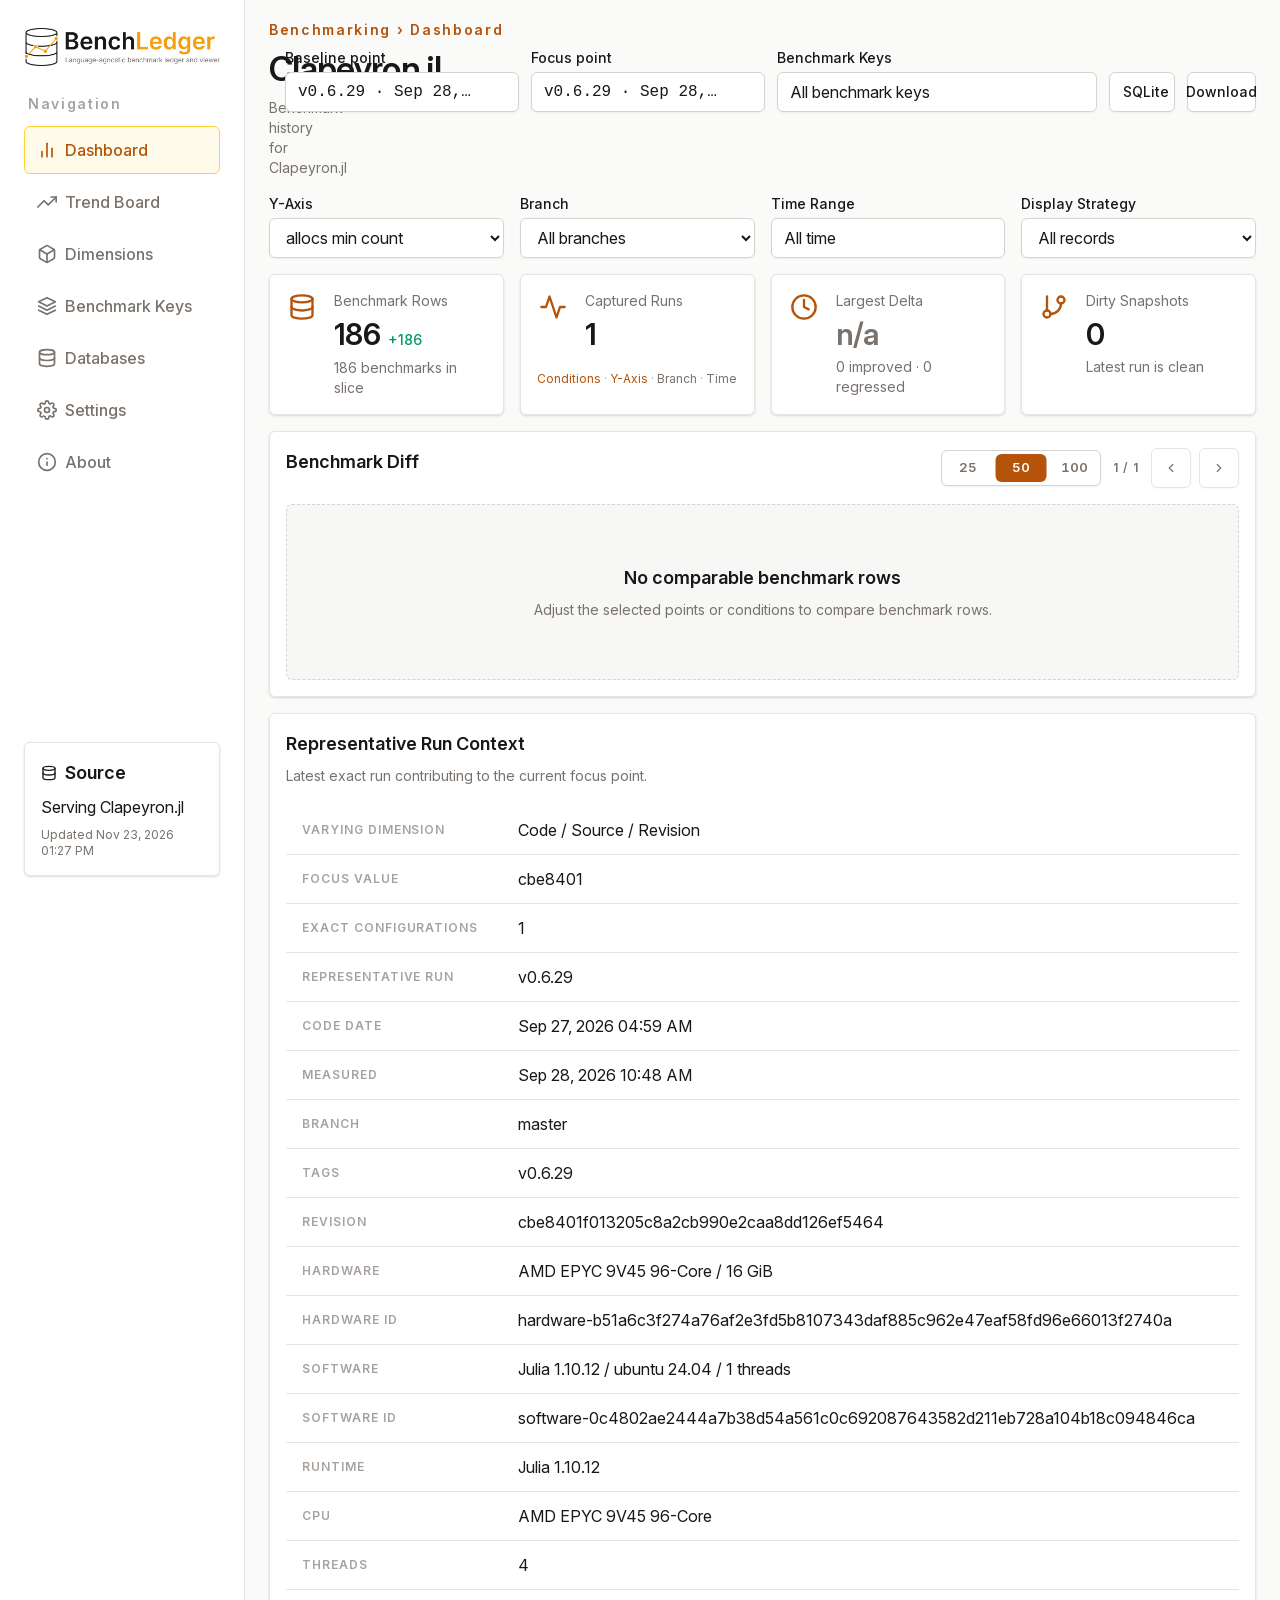
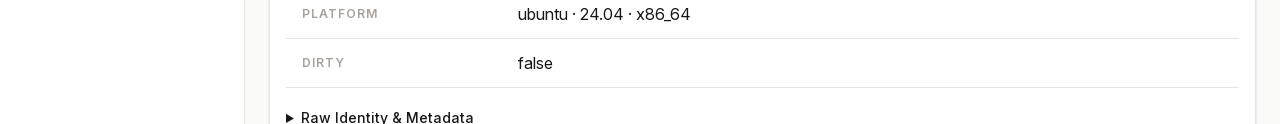
<file: benchmarks/index.html>
<!doctype html>
<html lang="en">
  <head>
    <meta name="benchledger-version" content="0.8.2" />
    <meta charset="UTF-8" />
    <meta name="viewport" content="width=device-width, initial-scale=1.0" />
    <meta name="description" content="Explore BenchLedger benchmark histories, trends, and dimension-driven analysis." />
    <meta name="color-scheme" content="light dark" />
    <title>BenchLedger</title>
    <script type="module" crossorigin src="./assets/index-p5Z3Kq4A.js"></script>
    <link rel="modulepreload" crossorigin href="./assets/cn-CLdESmj-.js">
    <link rel="modulepreload" crossorigin href="./assets/vendor-C5lLg0xK.js">
    <link rel="modulepreload" crossorigin href="./assets/plotly-MeeaSfY-.js">
    <link rel="stylesheet" crossorigin href="./assets/index-CfxZenWY.css">
  </head>
  <body>
    <div id="root"></div>
  </body>
</html>
</file>
<file: benchmarks/assets/index-CfxZenWY.css>
/*! tailwindcss v4.3.3 | MIT License | https://tailwindcss.com */
@layer properties{@supports (((-webkit-hyphens:none)) and (not (margin-trim:inline))) or ((-moz-orient:inline) and (not (color:rgb(from red r g b)))){*,:before,:after,::backdrop{--tw-border-spacing-x:0;--tw-border-spacing-y:0;--tw-translate-x:0;--tw-translate-y:0;--tw-translate-z:0;--tw-rotate-x:initial;--tw-rotate-y:initial;--tw-rotate-z:initial;--tw-skew-x:initial;--tw-skew-y:initial;--tw-space-y-reverse:0;--tw-border-style:solid;--tw-leading:initial;--tw-font-weight:initial;--tw-ordinal:initial;--tw-slashed-zero:initial;--tw-numeric-figure:initial;--tw-numeric-spacing:initial;--tw-numeric-fraction:initial;--tw-shadow:0 0 #0000;--tw-shadow-color:initial;--tw-shadow-alpha:100%;--tw-inset-shadow:0 0 #0000;--tw-inset-shadow-color:initial;--tw-inset-shadow-alpha:100%;--tw-ring-color:initial;--tw-ring-shadow:0 0 #0000;--tw-inset-ring-color:initial;--tw-inset-ring-shadow:0 0 #0000;--tw-ring-inset:initial;--tw-ring-offset-width:0px;--tw-ring-offset-color:#fff;--tw-ring-offset-shadow:0 0 #0000;--tw-blur:initial;--tw-brightness:initial;--tw-contrast:initial;--tw-grayscale:initial;--tw-hue-rotate:initial;--tw-invert:initial;--tw-opacity:initial;--tw-saturate:initial;--tw-sepia:initial;--tw-drop-shadow:initial;--tw-drop-shadow-color:initial;--tw-drop-shadow-alpha:100%;--tw-drop-shadow-size:initial;--tw-backdrop-blur:initial;--tw-backdrop-brightness:initial;--tw-backdrop-contrast:initial;--tw-backdrop-grayscale:initial;--tw-backdrop-hue-rotate:initial;--tw-backdrop-invert:initial;--tw-backdrop-opacity:initial;--tw-backdrop-saturate:initial;--tw-backdrop-sepia:initial}}}@layer theme{:root,:host{--color-red-300:oklch(80.8% .114 19.571);--color-red-500:oklch(63.7% .237 25.331);--color-red-600:oklch(57.7% .245 27.325);--color-amber-50:oklch(98.7% .022 95.277);--color-amber-300:oklch(87.9% .169 91.605);--color-amber-400:oklch(82.8% .189 84.429);--color-amber-500:oklch(76.9% .188 70.08);--color-amber-700:oklch(55.5% .163 48.998);--color-amber-800:oklch(47.3% .137 46.201);--color-emerald-400:oklch(76.5% .177 163.223);--color-emerald-500:oklch(69.6% .17 162.48);--color-emerald-600:oklch(59.6% .145 163.225);--color-emerald-700:oklch(50.8% .118 165.612);--color-gray-200:#e4e7ec;--color-gray-400:#98a2b3;--color-gray-700:#344054;--color-gray-900:#101828;--color-gray-950:#0c111d;--color-stone-50:oklch(98.5% .001 106.423);--color-stone-100:oklch(97% .001 106.424);--color-stone-200:oklch(92.3% .003 48.717);--color-stone-300:oklch(86.9% .005 56.366);--color-stone-400:oklch(70.9% .01 56.259);--color-stone-500:oklch(55.3% .013 58.071);--color-stone-600:oklch(44.4% .011 73.639);--color-stone-700:oklch(37.4% .01 67.558);--color-stone-900:oklch(21.6% .006 56.043);--color-stone-950:oklch(14.7% .004 49.25);--color-black:#101828;--color-white:#fff;--spacing:.25rem;--container-xl:36rem;--container-2xl:42rem;--container-3xl:48rem;--text-base:1rem;--text-base--line-height:calc(1.5 / 1);--text-3xl:1.875rem;--text-3xl--line-height:calc(2.25 / 1.875);--font-weight-medium:500;--font-weight-semibold:600;--default-transition-duration:.15s;--default-transition-timing-function:cubic-bezier(.4, 0, .2, 1);--default-mono-font-family:var(--font-mono);--font-inter:Inter, ui-sans-serif, system-ui, sans-serif;--font-mono:ui-monospace, SFMono-Regular, Menlo, Monaco, Consolas, "Liberation Mono", "Courier New", monospace;--breakpoint-sidebar-icon:720px;--breakpoint-sidebar-expanded:1280px;--layout-sidebar-width-expanded:245px;--layout-sidebar-width-icon:55px;--layout-sidebar-width-drawer:min(280px, calc(100vw - 1rem));--layout-page-gap:1rem;--layout-page-padding-x-sm:1rem;--layout-page-padding-x-lg:1.5rem;--layout-page-padding-y-sm:.75rem;--layout-page-padding-y-lg:1.25rem;--text-theme-xs:12px;--text-theme-xs--line-height:16px;--text-theme-sm:14px;--text-theme-sm--line-height:20px;--text-theme-base:16px;--text-theme-base--line-height:24px;--text-theme-menu--line-height:32px;--text-theme-lg:18px;--text-theme-lg--line-height:28px;--text-theme-3xl:34px;--text-theme-3xl--line-height:42px;--color-brand-500:#465fff;--color-success-400:#32d583;--color-success-500:#12b76a;--color-success-600:#039855;--color-success-700:#027a48;--color-error-25:#fffbfa;--color-error-200:#fecdca;--color-error-300:#fda29b;--color-error-400:#f97066;--color-error-500:#f04438;--color-error-600:#d92d20;--color-error-700:#b42318;--color-warning-25:#fffcf5;--color-warning-300:#fec84b;--color-warning-400:#fdb022;--color-warning-500:#f79009;--color-warning-600:#dc6803;--shadow-theme-control:0px 1px 2px 0px #1018280d;--shadow-theme-surface:0px 1px 3px 0px #1018281a, 0px 1px 2px 0px #1018280f;--shadow-theme-tooltip:0px 4px 8px -2px #1018281a, 0px 2px 4px -2px #1018280f;--shadow-theme-floating:0px 12px 16px -4px #10182814, 0px 4px 6px -2px #10182808;--radius-theme:.375rem;--radius-theme-pill:9999px;--border-width-theme:1px;--control-height-theme:2.5rem;--control-padding-theme-x:.75rem;--panel-padding-theme:1rem;--card-padding-theme:1rem;--field-padding-theme-x:1rem;--field-padding-theme-y:.75rem;--field-padding-theme-compact-x:.75rem;--field-padding-theme-compact-y:.75rem;--menu-padding-theme:.25rem;--menu-item-padding-theme-x:.45rem;--menu-item-padding-theme-y:0rem;--table-cell-padding-theme-x:1rem;--table-cell-padding-theme-y:.75rem;--empty-padding-theme-x:1.5rem;--empty-padding-theme-y:2.5rem;--font-weight-theme-regular:400;--font-weight-theme-medium:500;--font-weight-theme-semibold:600}}@layer base{*,:after,:before,::backdrop{box-sizing:border-box;border:0 solid;margin:0;padding:0}::file-selector-button{box-sizing:border-box;border:0 solid;margin:0;padding:0}html,:host{-webkit-text-size-adjust:100%;tab-size:4;line-height:1.5;font-family:var(--default-font-family,-apple-system, BlinkMacSystemFont, "Segoe UI", Roboto, "Helvetica Neue", "Noto Sans", Arial, sans-serif, "Apple Color Emoji", "Segoe UI Emoji", "Segoe UI Symbol", "Noto Color Emoji");font-feature-settings:var(--default-font-feature-settings,normal);font-variation-settings:var(--default-font-variation-settings,normal);-webkit-tap-highlight-color:transparent}hr{height:0;color:inherit;border-top-width:1px}abbr:where([title]){-webkit-text-decoration:underline dotted;text-decoration:underline dotted}h1,h2,h3,h4,h5,h6{font-size:inherit;font-weight:inherit}a{color:inherit;-webkit-text-decoration:inherit;-webkit-text-decoration:inherit;-webkit-text-decoration:inherit;-webkit-text-decoration:inherit;text-decoration:inherit}b,strong{font-weight:bolder}code,kbd,samp,pre{font-family:var(--default-mono-font-family,ui-monospace, SFMono-Regular, Menlo, Monaco, Consolas, "Liberation Mono", "Courier New", monospace);font-feature-settings:var(--default-mono-font-feature-settings,normal);font-variation-settings:var(--default-mono-font-variation-settings,normal);font-size:1em}small{font-size:80%}sub,sup{vertical-align:baseline;font-size:75%;line-height:0;position:relative}sub{bottom:-.25em}sup{top:-.5em}table{text-indent:0;border-color:inherit;border-collapse:collapse}:-moz-focusring:where(:not(iframe)){outline:auto}progress{vertical-align:baseline}summary{display:list-item}ol,ul,menu{list-style:none}img,svg,video,canvas,audio,iframe,embed,object{vertical-align:middle;display:block}img,video{max-width:100%;height:auto}button,input,select,optgroup,textarea{font:inherit;font-feature-settings:inherit;font-variation-settings:inherit;letter-spacing:inherit;color:inherit;opacity:1;background-color:#0000;border-radius:0}::file-selector-button{font:inherit;font-feature-settings:inherit;font-variation-settings:inherit;letter-spacing:inherit;color:inherit;opacity:1;background-color:#0000;border-radius:0}:where(select:is([multiple],[size])) optgroup{font-weight:bolder}:where(select:is([multiple],[size])) optgroup option{padding-inline-start:20px}::file-selector-button{margin-inline-end:4px}::placeholder{opacity:1}@supports (not ((-webkit-appearance:-apple-pay-button))) or (contain-intrinsic-size:1px){::placeholder{color:currentColor}@supports (color:color-mix(in lab, red, red)){::placeholder{color:color-mix(in oklab, currentcolor 50%, transparent)}}}textarea{resize:vertical}::-webkit-search-decoration{-webkit-appearance:none}::-webkit-date-and-time-value{min-height:1lh;text-align:inherit}::-webkit-datetime-edit{display:inline-flex}::-webkit-datetime-edit-fields-wrapper{padding:0}::-webkit-datetime-edit{padding-block:0}::-webkit-datetime-edit-year-field{padding-block:0}::-webkit-datetime-edit-month-field{padding-block:0}::-webkit-datetime-edit-day-field{padding-block:0}::-webkit-datetime-edit-hour-field{padding-block:0}::-webkit-datetime-edit-minute-field{padding-block:0}::-webkit-datetime-edit-second-field{padding-block:0}::-webkit-datetime-edit-millisecond-field{padding-block:0}::-webkit-datetime-edit-meridiem-field{padding-block:0}::-webkit-calendar-picker-indicator{line-height:1}:-moz-ui-invalid{box-shadow:none}button,input:where([type=button],[type=reset],[type=submit]){appearance:button}::file-selector-button{appearance:button}::-webkit-inner-spin-button{height:auto}::-webkit-outer-spin-button{height:auto}[hidden]:where(:not([hidden=until-found])){display:none!important}:root{--color-text-theme-strong:#18181b;--color-text-theme-body:#18181b;--color-text-theme-muted:#78716c;--color-text-theme-soft:#a8a29e;--color-text-theme-brand:#b45309;--color-surface-theme-hover-subtle:#f5f5f4;--color-border-theme-hover-subtle:#d6d3d1}.dark{--color-text-theme-strong:#f5f5f4;--color-text-theme-body:#f5f5f4;--color-text-theme-muted:#a8a29e;--color-text-theme-soft:#78716c;--color-text-theme-brand:#f59e0b;--color-surface-theme-hover-subtle:#ffffff14;--color-border-theme-hover-subtle:#44403c}*,:after,:before,::backdrop{box-sizing:border-box;border-color:#e7e5e4}::file-selector-button{box-sizing:border-box;border-color:#e7e5e4}html,body,#root{min-height:100%}body{min-width:calc(var(--spacing) * 80);background-color:var(--color-stone-50);font-family:var(--font-inter);color:var(--color-gray-900);-webkit-font-smoothing:antialiased;-moz-osx-font-smoothing:grayscale;position:relative}body:is(.dark *){color:var(--color-stone-100);background-color:#09090b}body{margin:0}a{color:var(--color-text-theme-brand)}button:not(:disabled),[role=button]:not(:disabled){cursor:pointer}button,input,select,textarea{font:inherit}summary:focus-visible,a:focus-visible{outline:2px solid var(--color-text-theme-brand);outline-offset:3px}@media (prefers-reduced-motion:reduce){*,:before,:after{scroll-behavior:auto!important;transition-duration:.01ms!important;animation-duration:.01ms!important;animation-iteration-count:1!important}}}@layer components{.type-page-title{color:var(--color-text-theme-strong);font-size:clamp(1.75rem, 4vw, var(--text-theme-3xl));font-weight:var(--font-weight-theme-semibold);letter-spacing:-.02em;line-height:var(--text-theme-3xl--line-height)}.type-section-title,.type-card-title{color:var(--color-text-theme-strong);font-size:var(--text-theme-lg);font-weight:var(--font-weight-theme-semibold);line-height:var(--text-theme-lg--line-height)}.type-body{color:var(--color-text-theme-body);font-size:var(--text-theme-base);font-weight:var(--font-weight-theme-regular);line-height:var(--text-theme-base--line-height)}.type-menu{color:var(--color-text-theme-body);font-size:var(--text-theme-base);font-weight:var(--font-weight-theme-regular);line-height:var(--text-theme-menu--line-height)}.type-body-strong{color:var(--color-text-theme-body);font-size:var(--text-theme-sm);font-weight:var(--font-weight-theme-medium);line-height:var(--text-theme-sm--line-height)}.type-body-muted{color:var(--color-text-theme-muted);font-size:var(--text-theme-sm);font-weight:var(--font-weight-theme-regular);line-height:var(--text-theme-sm--line-height)}.type-label{color:var(--color-text-theme-body);font-size:var(--text-theme-sm);font-weight:var(--font-weight-theme-medium);line-height:var(--text-theme-sm--line-height)}.type-nav{font-size:var(--text-theme-base);font-weight:var(--font-weight-theme-medium);line-height:var(--text-theme-base--line-height)}.type-table{font-size:var(--text-theme-sm);line-height:var(--text-theme-sm--line-height)}.type-table-head{color:var(--color-text-theme-soft);font-size:var(--text-theme-xs);font-weight:var(--font-weight-theme-semibold);letter-spacing:.08em;line-height:var(--text-theme-xs--line-height);text-transform:uppercase}.type-meta{color:var(--color-text-theme-muted);font-size:var(--text-theme-xs);font-weight:var(--font-weight-theme-regular);line-height:var(--text-theme-xs--line-height)}.type-eyebrow{color:var(--color-text-theme-soft);font-size:var(--text-theme-sm);font-weight:var(--font-weight-theme-semibold);letter-spacing:.12em;line-height:var(--text-theme-sm--line-height)}.type-caption{color:var(--color-text-theme-muted);font-size:11px;font-weight:var(--font-weight-theme-medium);line-height:16px}}@layer utilities{.pointer-events-none{pointer-events:none}.collapse{visibility:collapse}.invisible{visibility:hidden}.visible{visibility:visible}.absolute{position:absolute}.fixed{position:fixed}.relative{position:relative}.static{position:static}.inset-0{inset:0}.top-1\/2{top:50%}.top-3{top:calc(var(--spacing) * 3)}.top-\[0\.2rem\]{top:.2rem}.right-3{right:calc(var(--spacing) * 3)}.bottom-0{bottom:0}.bottom-\[0\.2rem\]{bottom:.2rem}.left-\[0\.2rem\]{left:.2rem}.left-full{left:100%}.z-0{z-index:0}.z-10{z-index:10}.z-20{z-index:20}.z-30{z-index:30}.z-50{z-index:50}.col-span-full{grid-column:1/-1}.container{width:100%}@media (width>=720px){.container{max-width:720px}}@media (width>=1280px){.container{max-width:1280px}}@media (width>=40rem){.container{max-width:40rem}}@media (width>=48rem){.container{max-width:48rem}}@media (width>=64rem){.container{max-width:64rem}}@media (width>=80rem){.container{max-width:80rem}}@media (width>=96rem){.container{max-width:96rem}}.m-0{margin:0}.mt-0\.5{margin-top:calc(var(--spacing) * .5)}.mt-1{margin-top:var(--spacing)}.mt-2{margin-top:calc(var(--spacing) * 2)}.mt-3{margin-top:calc(var(--spacing) * 3)}.mt-4{margin-top:calc(var(--spacing) * 4)}.mt-5{margin-top:calc(var(--spacing) * 5)}.mt-auto{margin-top:auto}.mr-auto{margin-right:auto}.mb-2{margin-bottom:calc(var(--spacing) * 2)}.mb-4{margin-bottom:calc(var(--spacing) * 4)}.ml-3{margin-left:calc(var(--spacing) * 3)}.block{display:block}.contents{display:contents}.flex{display:flex}.grid{display:grid}.hidden{display:none}.inline-flex{display:inline-flex}.inline-grid{display:inline-grid}.table{display:table}.aspect-square{aspect-ratio:1}.size-4{width:calc(var(--spacing) * 4);height:calc(var(--spacing) * 4)}.size-5{width:calc(var(--spacing) * 5);height:calc(var(--spacing) * 5)}.size-7{width:calc(var(--spacing) * 7);height:calc(var(--spacing) * 7)}.size-8{width:calc(var(--spacing) * 8);height:calc(var(--spacing) * 8)}.size-10{width:calc(var(--spacing) * 10);height:calc(var(--spacing) * 10)}.size-14{width:calc(var(--spacing) * 14);height:calc(var(--spacing) * 14)}.h-\[48px\]{height:48px}.h-auto{height:auto}.h-full{height:100%}.max-h-12{max-height:calc(var(--spacing) * 12)}.max-h-20{max-height:calc(var(--spacing) * 20)}.max-h-80{max-height:calc(var(--spacing) * 80)}.max-h-\[24rem\]{max-height:24rem}.max-h-\[26rem\]{max-height:26rem}.min-h-44{min-height:calc(var(--spacing) * 44)}.min-h-60{min-height:calc(var(--spacing) * 60)}.min-h-\[2\.3rem\]{min-height:2.3rem}.min-h-\[16rem\]{min-height:16rem}.min-h-\[32rem\]{min-height:32rem}.min-h-screen{min-height:100vh}.w-3{width:calc(var(--spacing) * 3)}.w-64{width:calc(var(--spacing) * 64)}.w-\[11rem\]{width:11rem}.w-\[min\(calc\(100vw-2rem\)\,calc\(548px\+var\(--panel-padding-theme\)\*2\+1rem\)\)\]{width:min(calc(100vw - 2rem), calc(548px + var(--panel-padding-theme) * 2 + 1rem))}.w-auto{width:auto}.w-full{width:100%}.max-w-2xl{max-width:var(--container-2xl)}.max-w-3xl{max-width:var(--container-3xl)}.max-w-\[calc\(100vw-2rem\)\]{max-width:calc(100vw - 2rem)}.max-w-full{max-width:100%}.max-w-xl{max-width:var(--container-xl)}.min-w-0{min-width:0}.min-w-\[7rem\]{min-width:7rem}.min-w-\[8rem\]{min-width:8rem}.min-w-\[10rem\]{min-width:10rem}.min-w-\[16rem\]{min-width:16rem}.min-w-full{min-width:100%}.flex-1{flex:1}.shrink-0{flex-shrink:0}.table-fixed{table-layout:fixed}.border-separate{border-collapse:separate}.border-spacing-0{--tw-border-spacing-x:0px;--tw-border-spacing-y:0px;border-spacing:var(--tw-border-spacing-x) var(--tw-border-spacing-y)}.-translate-y-1\/2{--tw-translate-y:calc(calc(1 / 2 * 100%) * -1);translate:var(--tw-translate-x) var(--tw-translate-y)}.transform{transform:var(--tw-rotate-x,) var(--tw-rotate-y,) var(--tw-rotate-z,) var(--tw-skew-x,) var(--tw-skew-y,)}.cursor-not-allowed{cursor:not-allowed}.cursor-pointer{cursor:pointer}.resize{resize:both}.grid-cols-1{grid-template-columns:repeat(1,minmax(0,1fr))}.grid-cols-4{grid-template-columns:repeat(4,minmax(0,1fr))}.grid-cols-\[repeat\(auto-fit\,minmax\(9\.5rem\,1fr\)\)\]{grid-template-columns:repeat(auto-fit,minmax(9.5rem,1fr))}.grid-cols-\[repeat\(auto-fit\,minmax\(min\(100\%\,25rem\)\,1fr\)\)\]{grid-template-columns:repeat(auto-fit,minmax(min(100%,25rem),1fr))}.flex-col{flex-direction:column}.flex-nowrap{flex-wrap:nowrap}.flex-wrap{flex-wrap:wrap}.place-items-center{place-items:center}.place-items-stretch{place-items:stretch stretch}.items-baseline{align-items:baseline}.items-center{align-items:center}.items-start{align-items:flex-start}.items-stretch{align-items:stretch}.justify-between{justify-content:space-between}.justify-center{justify-content:center}.justify-end{justify-content:flex-end}.gap-1{gap:var(--spacing)}.gap-2{gap:calc(var(--spacing) * 2)}.gap-3{gap:calc(var(--spacing) * 3)}.gap-4{gap:calc(var(--spacing) * 4)}.gap-5{gap:calc(var(--spacing) * 5)}.gap-6{gap:calc(var(--spacing) * 6)}:where(.space-y-1>:not(:last-child)){--tw-space-y-reverse:0;margin-block-start:calc(var(--spacing) * var(--tw-space-y-reverse));margin-block-end:calc(var(--spacing) * calc(1 - var(--tw-space-y-reverse)))}:where(.space-y-2>:not(:last-child)){--tw-space-y-reverse:0;margin-block-start:calc(calc(var(--spacing) * 2) * var(--tw-space-y-reverse));margin-block-end:calc(calc(var(--spacing) * 2) * calc(1 - var(--tw-space-y-reverse)))}:where(.space-y-3>:not(:last-child)){--tw-space-y-reverse:0;margin-block-start:calc(calc(var(--spacing) * 3) * var(--tw-space-y-reverse));margin-block-end:calc(calc(var(--spacing) * 3) * calc(1 - var(--tw-space-y-reverse)))}.gap-x-4{column-gap:calc(var(--spacing) * 4)}.truncate{text-overflow:ellipsis;white-space:nowrap;overflow:hidden}.overflow-auto{overflow:auto}.overflow-hidden{overflow:hidden}.overflow-x-auto{overflow-x:auto}.overflow-x-clip{overflow-x:clip}.overflow-y-auto{overflow-y:auto}.rounded{border-radius:.25rem}.rounded-full{border-radius:2147483647px}.border-0{border-style:var(--tw-border-style);border-width:0}.border-theme{border-style:var(--tw-border-style);border-width:var(--border-width-theme)}.border-amber-300{border-color:var(--color-amber-300)}.border-amber-500{border-color:var(--color-amber-500)}.border-error-300{border-color:var(--color-error-300)}.border-stone-200{border-color:var(--color-stone-200)}.border-stone-300{border-color:var(--color-stone-300)}.bg-\[\#1a1a1e\]{background-color:#1a1a1e}.bg-amber-50{background-color:var(--color-amber-50)}.bg-amber-50\/80{background-color:#fffbebcc}@supports (color:color-mix(in lab, red, red)){.bg-amber-50\/80{background-color:color-mix(in oklab, var(--color-amber-50) 80%, transparent)}}.bg-black\/35{background-color:#10182859}@supports (color:color-mix(in lab, red, red)){.bg-black\/35{background-color:color-mix(in oklab, var(--color-black) 35%, transparent)}}.bg-emerald-600\/12{background-color:#0097671f}@supports (color:color-mix(in lab, red, red)){.bg-emerald-600\/12{background-color:color-mix(in oklab, var(--color-emerald-600) 12%, transparent)}}.bg-error-25{background-color:var(--color-error-25)}.bg-red-600\/12{background-color:#e400141f}@supports (color:color-mix(in lab, red, red)){.bg-red-600\/12{background-color:color-mix(in oklab, var(--color-red-600) 12%, transparent)}}.bg-stone-50{background-color:var(--color-stone-50)}.bg-stone-200{background-color:var(--color-stone-200)}.bg-transparent{background-color:#0000}.bg-white{background-color:var(--color-white)}.object-contain{object-fit:contain}.object-left{object-position:left}.p-0{padding:0}.p-4{padding:calc(var(--spacing) * 4)}.p-\[0\.2rem\]{padding:.2rem}.px-0{padding-inline:0}.px-1{padding-inline:var(--spacing)}.px-2{padding-inline:calc(var(--spacing) * 2)}.px-2\.5{padding-inline:calc(var(--spacing) * 2.5)}.px-3{padding-inline:calc(var(--spacing) * 3)}.px-6{padding-inline:calc(var(--spacing) * 6)}.py-1{padding-block:var(--spacing)}.py-4{padding-block:calc(var(--spacing) * 4)}.pt-16{padding-top:calc(var(--spacing) * 16)}.pb-3{padding-bottom:calc(var(--spacing) * 3)}.text-center{text-align:center}.text-left{text-align:left}.align-middle{vertical-align:middle}.align-top{vertical-align:top}.font-mono{font-family:var(--font-mono)}.text-3xl{font-size:var(--text-3xl);line-height:var(--tw-leading,var(--text-3xl--line-height))}.text-base{font-size:var(--text-base);line-height:var(--tw-leading,var(--text-base--line-height))}.text-\[0\.82rem\]{font-size:.82rem}.text-\[0\.98rem\]{font-size:.98rem}.text-\[1\.1rem\]{font-size:1.1rem}.text-\[1rem\]{font-size:1rem}.text-\[12px\]{font-size:12px}.leading-4{--tw-leading:calc(var(--spacing) * 4);line-height:calc(var(--spacing) * 4)}.leading-5{--tw-leading:calc(var(--spacing) * 5);line-height:calc(var(--spacing) * 5)}.leading-6{--tw-leading:calc(var(--spacing) * 6);line-height:calc(var(--spacing) * 6)}.leading-none{--tw-leading:1;line-height:1}.font-medium{--tw-font-weight:var(--font-weight-medium);font-weight:var(--font-weight-medium)}.font-semibold{--tw-font-weight:var(--font-weight-semibold);font-weight:var(--font-weight-semibold)}.break-words{overflow-wrap:break-word}.break-all{word-break:break-all}.text-ellipsis{text-overflow:ellipsis}.whitespace-nowrap{white-space:nowrap}.whitespace-pre-wrap{white-space:pre-wrap}.text-\[var\(--color-text-theme-strong\)\]{color:var(--color-text-theme-strong)}.text-amber-700{color:var(--color-amber-700)}.text-emerald-600{color:var(--color-emerald-600)}.text-emerald-700{color:var(--color-emerald-700)}.text-error-700{color:var(--color-error-700)}.text-gray-400{color:var(--color-gray-400)}.text-gray-700{color:var(--color-gray-700)}.text-red-600{color:var(--color-red-600)}.text-stone-100{color:var(--color-stone-100)}.text-stone-400{color:var(--color-stone-400)}.text-stone-500{color:var(--color-stone-500)}.text-stone-600{color:var(--color-stone-600)}.text-stone-900{color:var(--color-stone-900)}.text-transparent{color:#0000}.text-white{color:var(--color-white)}.tabular-nums{--tw-numeric-spacing:tabular-nums;font-variant-numeric:var(--tw-ordinal,) var(--tw-slashed-zero,) var(--tw-numeric-figure,) var(--tw-numeric-spacing,) var(--tw-numeric-fraction,)}.opacity-0{opacity:0}.opacity-60{opacity:.6}.shadow-none{--tw-shadow:0 0 #0000;box-shadow:var(--tw-inset-shadow), var(--tw-inset-ring-shadow), var(--tw-ring-offset-shadow), var(--tw-ring-shadow), var(--tw-shadow)}.shadow-theme-tooltip{--tw-shadow:0px 4px 8px -2px var(--tw-shadow-color,#1018281a), 0px 2px 4px -2px var(--tw-shadow-color,#1018280f);box-shadow:var(--tw-inset-shadow), var(--tw-inset-ring-shadow), var(--tw-ring-offset-shadow), var(--tw-ring-shadow), var(--tw-shadow)}.ring-4{--tw-ring-shadow:var(--tw-ring-inset,) 0 0 0 calc(4px + var(--tw-ring-offset-width)) var(--tw-ring-color,currentcolor);box-shadow:var(--tw-inset-shadow), var(--tw-inset-ring-shadow), var(--tw-ring-offset-shadow), var(--tw-ring-shadow), var(--tw-shadow)}.ring-brand-500\/10{--tw-ring-color:#465fff1a}@supports (color:color-mix(in lab, red, red)){.ring-brand-500\/10{--tw-ring-color:color-mix(in oklab, var(--color-brand-500) 10%, transparent)}}.filter{filter:var(--tw-blur,) var(--tw-brightness,) var(--tw-contrast,) var(--tw-grayscale,) var(--tw-hue-rotate,) var(--tw-invert,) var(--tw-saturate,) var(--tw-sepia,) var(--tw-drop-shadow,)}.backdrop-blur-\[1px\]{--tw-backdrop-blur:blur(1px);-webkit-backdrop-filter:var(--tw-backdrop-blur,) var(--tw-backdrop-brightness,) var(--tw-backdrop-contrast,) var(--tw-backdrop-grayscale,) var(--tw-backdrop-hue-rotate,) var(--tw-backdrop-invert,) var(--tw-backdrop-opacity,) var(--tw-backdrop-saturate,) var(--tw-backdrop-sepia,);backdrop-filter:var(--tw-backdrop-blur,) var(--tw-backdrop-brightness,) var(--tw-backdrop-contrast,) var(--tw-backdrop-grayscale,) var(--tw-backdrop-hue-rotate,) var(--tw-backdrop-invert,) var(--tw-backdrop-opacity,) var(--tw-backdrop-saturate,) var(--tw-backdrop-sepia,)}.transition{transition-property:color,background-color,border-color,outline-color,text-decoration-color,fill,stroke,--tw-gradient-from,--tw-gradient-via,--tw-gradient-to,opacity,box-shadow,transform,translate,scale,rotate,filter,-webkit-backdrop-filter,backdrop-filter,display,content-visibility,overlay,pointer-events;transition-timing-function:var(--tw-ease,var(--default-transition-timing-function));transition-duration:var(--tw-duration,var(--default-transition-duration))}.transition-transform{transition-property:transform,translate,scale,rotate;transition-timing-function:var(--tw-ease,var(--default-transition-timing-function));transition-duration:var(--tw-duration,var(--default-transition-duration))}.outline-none{--tw-outline-style:none;outline-style:none}.group-focus-within\:opacity-100:is(:where(.group):focus-within *){opacity:1}@media (hover:hover){.group-hover\:opacity-100:is(:where(.group):hover *){opacity:1}}.marker\:text-stone-400 ::marker{color:var(--color-stone-400)}.marker\:text-stone-400::marker{color:var(--color-stone-400)}.marker\:text-stone-400 ::-webkit-details-marker{color:var(--color-stone-400)}.marker\:text-stone-400::-webkit-details-marker{color:var(--color-stone-400)}.placeholder\:text-\[var\(--color-text-theme-body\)\]::placeholder{color:var(--color-text-theme-body)}.placeholder\:opacity-100::placeholder{opacity:1}.last\:border-b-0:last-child{border-bottom-style:var(--tw-border-style);border-bottom-width:0}.last\:pb-0:last-child{padding-bottom:0}.focus-within\:border-brand-500:focus-within{border-color:var(--color-brand-500)}@media (hover:hover){.hover\:text-stone-900:hover{color:var(--color-stone-900)}}.focus\:border-brand-500:focus{border-color:var(--color-brand-500)}.focus\:border-error-500:focus{border-color:var(--color-error-500)}.focus-visible\:border-brand-500:focus-visible{border-color:var(--color-brand-500)}.focus-visible\:ring-2:focus-visible{--tw-ring-shadow:var(--tw-ring-inset,) 0 0 0 calc(2px + var(--tw-ring-offset-width)) var(--tw-ring-color,currentcolor);box-shadow:var(--tw-inset-shadow), var(--tw-inset-ring-shadow), var(--tw-ring-offset-shadow), var(--tw-ring-shadow), var(--tw-shadow)}.focus-visible\:ring-4:focus-visible{--tw-ring-shadow:var(--tw-ring-inset,) 0 0 0 calc(4px + var(--tw-ring-offset-width)) var(--tw-ring-color,currentcolor);box-shadow:var(--tw-inset-shadow), var(--tw-inset-ring-shadow), var(--tw-ring-offset-shadow), var(--tw-ring-shadow), var(--tw-shadow)}.focus-visible\:ring-amber-500:focus-visible{--tw-ring-color:var(--color-amber-500)}.focus-visible\:ring-brand-500\/15:focus-visible{--tw-ring-color:#465fff26}@supports (color:color-mix(in lab, red, red)){.focus-visible\:ring-brand-500\/15:focus-visible{--tw-ring-color:color-mix(in oklab, var(--color-brand-500) 15%, transparent)}}.focus-visible\:outline-none:focus-visible{--tw-outline-style:none;outline-style:none}@media not all and (width>=40rem){.max-sm\:w-full{width:100%}}@media (width>=720px){.sidebar-icon\:grid-cols-2{grid-template-columns:repeat(2,minmax(0,1fr))}}@media (width>=1280px){.sidebar-expanded\:grid-cols-4{grid-template-columns:repeat(4,minmax(0,1fr))}}@media (width>=40rem){.sm\:col-span-2{grid-column:span 2/span 2}.sm\:w-auto{width:auto}.sm\:grid-cols-2{grid-template-columns:repeat(2,minmax(0,1fr))}.sm\:grid-cols-\[10rem_minmax\(0\,1fr\)\]{grid-template-columns:10rem minmax(0,1fr)}.sm\:grid-cols-\[repeat\(2\,minmax\(274px\,1fr\)\)\]{grid-template-columns:repeat(2,minmax(274px,1fr))}.sm\:flex-row{flex-direction:row}.sm\:flex-wrap{flex-wrap:wrap}.sm\:items-center{align-items:center}.sm\:items-start{align-items:flex-start}.sm\:justify-between{justify-content:space-between}.sm\:p-5{padding:calc(var(--spacing) * 5)}.sm\:pt-16{padding-top:calc(var(--spacing) * 16)}}@media (width>=48rem){.md\:grid-cols-2{grid-template-columns:repeat(2,minmax(0,1fr))}.md\:flex-row{flex-direction:row}.md\:items-center{align-items:center}.md\:justify-between{justify-content:space-between}}@media (width>=64rem){.lg\:sticky{position:sticky}.lg\:top-0{top:0}.lg\:h-screen{height:100vh}.lg\:flex-row{flex-direction:row}.lg\:items-start{align-items:flex-start}.lg\:justify-between{justify-content:space-between}.lg\:p-6{padding:calc(var(--spacing) * 6)}}@media (width>=80rem){.xl\:w-auto{width:auto}.xl\:max-w-\[30rem\]{max-width:30rem}.xl\:max-w-\[34rem\]{max-width:34rem}.xl\:min-w-\[20rem\]{min-width:20rem}.xl\:min-w-\[22rem\]{min-width:22rem}.xl\:min-w-\[30rem\]{min-width:30rem}.xl\:flex-1{flex:1}.xl\:\[grid-template-columns\:repeat\(var\(--trend-board-columns\)\,minmax\(0\,1fr\)\)\]{grid-template-columns:repeat(var(--trend-board-columns),minmax(0,1fr))}.xl\:grid-cols-4{grid-template-columns:repeat(4,minmax(0,1fr))}.xl\:flex-row{flex-direction:row}.xl\:flex-nowrap{flex-wrap:nowrap}.xl\:items-start{align-items:flex-start}.xl\:justify-between{justify-content:space-between}.xl\:justify-end{justify-content:flex-end}.xl\:self-start{align-self:flex-start}}.dark\:border-\[\#2f2f33\]:is(.dark *){border-color:#2f2f33}.dark\:border-amber-400\/40:is(.dark *){border-color:#fcbb0066}@supports (color:color-mix(in lab, red, red)){.dark\:border-amber-400\/40:is(.dark *){border-color:color-mix(in oklab, var(--color-amber-400) 40%, transparent)}}.dark\:border-error-500\/40:is(.dark *){border-color:#f0443866}@supports (color:color-mix(in lab, red, red)){.dark\:border-error-500\/40:is(.dark *){border-color:color-mix(in oklab, var(--color-error-500) 40%, transparent)}}.dark\:border-stone-600:is(.dark *){border-color:var(--color-stone-600)}.dark\:bg-\[\#09090b\]:is(.dark *){background-color:#09090b}.dark\:bg-\[\#18181b\]:is(.dark *){background-color:#18181b}.dark\:bg-amber-500\/10:is(.dark *){background-color:#f99c001a}@supports (color:color-mix(in lab, red, red)){.dark\:bg-amber-500\/10:is(.dark *){background-color:color-mix(in oklab, var(--color-amber-500) 10%, transparent)}}.dark\:bg-emerald-500\/18:is(.dark *){background-color:#00bb7f2e}@supports (color:color-mix(in lab, red, red)){.dark\:bg-emerald-500\/18:is(.dark *){background-color:color-mix(in oklab, var(--color-emerald-500) 18%, transparent)}}.dark\:bg-error-500\/10:is(.dark *){background-color:#f044381a}@supports (color:color-mix(in lab, red, red)){.dark\:bg-error-500\/10:is(.dark *){background-color:color-mix(in oklab, var(--color-error-500) 10%, transparent)}}.dark\:bg-red-500\/18:is(.dark *){background-color:#fb2c362e}@supports (color:color-mix(in lab, red, red)){.dark\:bg-red-500\/18:is(.dark *){background-color:color-mix(in oklab, var(--color-red-500) 18%, transparent)}}.dark\:bg-stone-500\/22:is(.dark *){background-color:#79716b38}@supports (color:color-mix(in lab, red, red)){.dark\:bg-stone-500\/22:is(.dark *){background-color:color-mix(in oklab, var(--color-stone-500) 22%, transparent)}}.dark\:bg-white:is(.dark *){background-color:var(--color-white)}.dark\:text-amber-300:is(.dark *){color:var(--color-amber-300)}.dark\:text-emerald-400:is(.dark *){color:var(--color-emerald-400)}.dark\:text-error-200:is(.dark *){color:var(--color-error-200)}.dark\:text-gray-200:is(.dark *){color:var(--color-gray-200)}.dark\:text-red-300:is(.dark *){color:var(--color-red-300)}.dark\:text-stone-100:is(.dark *){color:var(--color-stone-100)}.dark\:text-stone-300:is(.dark *){color:var(--color-stone-300)}.dark\:text-stone-400:is(.dark *){color:var(--color-stone-400)}.dark\:text-stone-500:is(.dark *){color:var(--color-stone-500)}.dark\:text-stone-900:is(.dark *){color:var(--color-stone-900)}.dark\:text-stone-950:is(.dark *){color:var(--color-stone-950)}.dark\:marker\:text-stone-500:is(.dark *) ::marker{color:var(--color-stone-500)}.dark\:marker\:text-stone-500:is(.dark *)::marker{color:var(--color-stone-500)}.dark\:marker\:text-stone-500:is(.dark *) ::-webkit-details-marker{color:var(--color-stone-500)}.dark\:marker\:text-stone-500:is(.dark *)::-webkit-details-marker{color:var(--color-stone-500)}@media (hover:hover){.dark\:hover\:text-stone-100:is(.dark *):hover{color:var(--color-stone-100)}}.text-theme-brand{color:var(--color-text-theme-brand)}.surface-hover-theme:hover{background-color:var(--color-surface-theme-hover-subtle);color:var(--color-text-theme-body)}.border-hover-theme:hover{border-color:var(--color-border-theme-hover-subtle)}.radius-theme{border-radius:var(--radius-theme)}.border-theme{border-width:var(--border-width-theme)}.border-theme-b{border-bottom-width:var(--border-width-theme)}.control-h-theme{min-height:var(--control-height-theme)}.control-size-theme{width:var(--control-height-theme);height:var(--control-height-theme)}.control-frame{color:var(--color-text-theme-body);border-radius:var(--radius-theme);border-width:var(--border-width-theme);justify-content:center;align-items:center;gap:.5rem;transition:color .15s,background-color .15s,border-color .15s,box-shadow .15s;display:inline-flex}.control-frame:disabled{cursor:not-allowed;opacity:.6}.control-frame-pill{border-radius:var(--radius-theme-pill)}.control-surface-ghost{color:var(--color-stone-500);background-color:#0000;border-color:#0000}.control-surface-ghost:is(.dark *){color:var(--color-stone-400)}.control-surface-ghost:hover{background-color:var(--color-surface-theme-hover-subtle)}.control-surface-selected{border-color:var(--color-amber-300);background-color:var(--color-amber-50)}@media (hover:hover){.control-surface-selected:hover{border-color:var(--color-amber-400);background-color:var(--color-amber-50)}}.control-surface-selected:is(.dark *){border-color:#fcbb0066}@supports (color:color-mix(in lab, red, red)){.control-surface-selected:is(.dark *){border-color:color-mix(in oklab, var(--color-amber-400) 40%, transparent)}}.control-surface-selected:is(.dark *){background-color:#f99c001a}@supports (color:color-mix(in lab, red, red)){.control-surface-selected:is(.dark *){background-color:color-mix(in oklab, var(--color-amber-500) 10%, transparent)}}@media (hover:hover){.control-surface-selected:is(.dark *):hover{border-color:#ffd23680}@supports (color:color-mix(in lab, red, red)){.control-surface-selected:is(.dark *):hover{border-color:color-mix(in oklab, var(--color-amber-300) 50%, transparent)}}.control-surface-selected:is(.dark *):hover{background-color:#f99c0026}@supports (color:color-mix(in lab, red, red)){.control-surface-selected:is(.dark *):hover{background-color:color-mix(in oklab, var(--color-amber-500) 15%, transparent)}}}.control-surface-selected{color:var(--color-text-theme-brand)}.control-surface-primary{border-color:var(--color-amber-700);background-color:var(--color-amber-700);color:var(--color-white)}@media (hover:hover){.control-surface-primary:hover{border-color:var(--color-amber-800);background-color:var(--color-amber-800)}}.control-surface-primary:is(.dark *){border-color:var(--color-amber-400);background-color:var(--color-amber-400);color:var(--color-stone-950)}@media (hover:hover){.control-surface-primary:is(.dark *):hover{border-color:var(--color-amber-300);background-color:var(--color-amber-300)}}.control-surface-success{border-color:var(--color-success-600);background-color:var(--color-success-600);color:var(--color-white)}@media (hover:hover){.control-surface-success:hover{border-color:var(--color-success-700);background-color:var(--color-success-700)}}.control-surface-success:is(.dark *){border-color:var(--color-success-500);background-color:var(--color-success-500)}@media (hover:hover){.control-surface-success:is(.dark *):hover{border-color:var(--color-success-400);background-color:var(--color-success-400)}}.control-surface-warning{border-color:var(--color-warning-500);background-color:var(--color-warning-500);color:var(--color-white)}@media (hover:hover){.control-surface-warning:hover{border-color:var(--color-warning-600);background-color:var(--color-warning-600)}}.control-surface-warning:is(.dark *){border-color:var(--color-warning-400);background-color:var(--color-warning-400);color:var(--color-gray-950)}@media (hover:hover){.control-surface-warning:is(.dark *):hover{border-color:var(--color-warning-300);background-color:var(--color-warning-300)}}.control-surface-danger{border-color:var(--color-error-600);background-color:var(--color-error-600);color:var(--color-white)}@media (hover:hover){.control-surface-danger:hover{border-color:var(--color-error-700);background-color:var(--color-error-700)}}.control-surface-danger:is(.dark *){border-color:var(--color-error-500);background-color:var(--color-error-500)}@media (hover:hover){.control-surface-danger:is(.dark *):hover{border-color:var(--color-error-400);background-color:var(--color-error-400)}}.shadow-theme-tooltip{box-shadow:var(--shadow-theme-tooltip)}.surface-card{border-radius:var(--radius-theme);border-width:var(--border-width-theme);box-shadow:var(--shadow-theme-surface);border-color:var(--color-stone-200);background-color:var(--color-white)}.surface-card:is(.dark *){background-color:#1a1a1e;border-color:#2f2f33}.surface-card-trend-board{box-shadow:none;background-color:#ffffff80;border-width:0}@supports (color:color-mix(in lab, red, red)){.surface-card-trend-board{background-color:color-mix(in oklab, var(--color-white) 50%, transparent)}}.surface-card-trend-board:is(.dark *){background-color:oklab(21.9517% .00210047 -.00745042/.25)}.surface-card-positive{border-radius:var(--radius-theme);border-width:var(--border-width-theme);box-shadow:var(--shadow-theme-surface);background-color:#0097671f;border-color:#0000}@supports (color:color-mix(in lab, red, red)){.surface-card-positive{background-color:color-mix(in oklab, var(--color-emerald-600) 12%, transparent)}}.surface-card-positive:is(.dark *){background-color:#00bb7f2e}@supports (color:color-mix(in lab, red, red)){.surface-card-positive:is(.dark *){background-color:color-mix(in oklab, var(--color-emerald-500) 18%, transparent)}}.surface-card-negative{border-radius:var(--radius-theme);border-width:var(--border-width-theme);box-shadow:var(--shadow-theme-surface);background-color:#e400141f;border-color:#0000}@supports (color:color-mix(in lab, red, red)){.surface-card-negative{background-color:color-mix(in oklab, var(--color-red-600) 12%, transparent)}}.surface-card-negative:is(.dark *){background-color:#fb2c362e}@supports (color:color-mix(in lab, red, red)){.surface-card-negative:is(.dark *){background-color:color-mix(in oklab, var(--color-red-500) 18%, transparent)}}.surface-card-warning{border-radius:var(--radius-theme);border-width:var(--border-width-theme);box-shadow:var(--shadow-theme-surface);border-color:var(--color-warning-300);background-color:var(--color-warning-25)}.surface-card-warning:is(.dark *){border-color:#f7900959}@supports (color:color-mix(in lab, red, red)){.surface-card-warning:is(.dark *){border-color:color-mix(in oklab, var(--color-warning-500) 35%, transparent)}}.surface-card-warning:is(.dark *){background-color:#f790091a}@supports (color:color-mix(in lab, red, red)){.surface-card-warning:is(.dark *){background-color:color-mix(in oklab, var(--color-warning-500) 10%, transparent)}}.surface-floating{border-radius:var(--radius-theme);border-width:var(--border-width-theme);box-shadow:var(--shadow-theme-floating);border-color:var(--color-stone-200);background-color:var(--color-white)}.surface-floating:is(.dark *){background-color:#1a1a1e;border-color:#2f2f33}.surface-empty{border-radius:var(--radius-theme);border-width:var(--border-width-theme);border-style:dashed;border-color:var(--color-stone-300);background-color:#f5f5f4cc}@supports (color:color-mix(in lab, red, red)){.surface-empty{background-color:color-mix(in oklab, var(--color-stone-100) 80%, transparent)}}.surface-empty:is(.dark *){border-color:var(--color-stone-700);background-color:#27272a}.surface-control{border-radius:var(--radius-theme);border-width:var(--border-width-theme);box-shadow:var(--shadow-theme-control);border-color:var(--color-stone-300);background-color:var(--color-white)}.surface-control:is(.dark *){border-color:var(--color-stone-600);background-color:#18181b}.surface-inset{border-radius:var(--radius-theme);border-width:var(--border-width-theme);border-color:var(--color-stone-200);background-color:var(--color-stone-100)}.surface-inset:is(.dark *){background-color:#27272a;border-color:#2f2f33}.surface-inset-muted{border-radius:var(--radius-theme);border-width:var(--border-width-theme);border-color:var(--color-stone-200);background-color:#f5f5f4cc}@supports (color:color-mix(in lab, red, red)){.surface-inset-muted{background-color:color-mix(in oklab, var(--color-stone-100) 80%, transparent)}}.surface-inset-muted:is(.dark *){background-color:#27272a;border-color:#2f2f33}.layout-sidebar-rail{border-right-width:var(--border-width-theme);border-color:var(--color-stone-200);background-color:#fffffff2}@supports (color:color-mix(in lab, red, red)){.layout-sidebar-rail{background-color:color-mix(in oklab, var(--color-white) 95%, transparent)}}.layout-sidebar-rail{--tw-backdrop-blur:blur(8px);-webkit-backdrop-filter:var(--tw-backdrop-blur,) var(--tw-backdrop-brightness,) var(--tw-backdrop-contrast,) var(--tw-backdrop-grayscale,) var(--tw-backdrop-hue-rotate,) var(--tw-backdrop-invert,) var(--tw-backdrop-opacity,) var(--tw-backdrop-saturate,) var(--tw-backdrop-sepia,);backdrop-filter:var(--tw-backdrop-blur,) var(--tw-backdrop-brightness,) var(--tw-backdrop-contrast,) var(--tw-backdrop-grayscale,) var(--tw-backdrop-hue-rotate,) var(--tw-backdrop-invert,) var(--tw-backdrop-opacity,) var(--tw-backdrop-saturate,) var(--tw-backdrop-sepia,)}.layout-sidebar-rail:is(.dark *){background-color:oklab(21.0331% .00160407 -.0056366/.95);border-color:#2f2f33}.layout-sidebar-drawer{max-width:var(--layout-sidebar-width-drawer);border-right-width:var(--border-width-theme);box-shadow:var(--shadow-theme-floating);border-color:var(--color-stone-200);background-color:#fffffff2}@supports (color:color-mix(in lab, red, red)){.layout-sidebar-drawer{background-color:color-mix(in oklab, var(--color-white) 95%, transparent)}}.layout-sidebar-drawer{--tw-backdrop-blur:blur(8px);-webkit-backdrop-filter:var(--tw-backdrop-blur,) var(--tw-backdrop-brightness,) var(--tw-backdrop-contrast,) var(--tw-backdrop-grayscale,) var(--tw-backdrop-hue-rotate,) var(--tw-backdrop-invert,) var(--tw-backdrop-opacity,) var(--tw-backdrop-saturate,) var(--tw-backdrop-sepia,);backdrop-filter:var(--tw-backdrop-blur,) var(--tw-backdrop-brightness,) var(--tw-backdrop-contrast,) var(--tw-backdrop-grayscale,) var(--tw-backdrop-hue-rotate,) var(--tw-backdrop-invert,) var(--tw-backdrop-opacity,) var(--tw-backdrop-saturate,) var(--tw-backdrop-sepia,)}.layout-sidebar-drawer:is(.dark *){background-color:oklab(21.0331% .00160407 -.0056366/.95);border-color:#2f2f33}.layout-drawer-header{z-index:40;border-bottom-width:var(--border-width-theme);border-color:var(--color-stone-200);background-color:#fffffff2;align-items:center;gap:.75rem;padding:.75rem 1rem;display:flex;position:sticky;top:0}@supports (color:color-mix(in lab, red, red)){.layout-drawer-header{background-color:color-mix(in oklab, var(--color-white) 95%, transparent)}}.layout-drawer-header{--tw-backdrop-blur:blur(8px);-webkit-backdrop-filter:var(--tw-backdrop-blur,) var(--tw-backdrop-brightness,) var(--tw-backdrop-contrast,) var(--tw-backdrop-grayscale,) var(--tw-backdrop-hue-rotate,) var(--tw-backdrop-invert,) var(--tw-backdrop-opacity,) var(--tw-backdrop-saturate,) var(--tw-backdrop-sepia,);backdrop-filter:var(--tw-backdrop-blur,) var(--tw-backdrop-brightness,) var(--tw-backdrop-contrast,) var(--tw-backdrop-grayscale,) var(--tw-backdrop-hue-rotate,) var(--tw-backdrop-invert,) var(--tw-backdrop-opacity,) var(--tw-backdrop-saturate,) var(--tw-backdrop-sepia,)}.layout-drawer-header:is(.dark *){background-color:oklab(21.0331% .00160407 -.0056366/.95);border-color:#2f2f33}.layout-page-shell{width:100%;min-height:100vh;position:relative}.layout-page-slot{gap:var(--layout-page-gap);width:100%;min-width:0;min-height:100vh;padding:var(--layout-page-padding-y-sm) var(--layout-page-padding-x-sm);flex-direction:column;display:flex}.layout-page-slot-active{visibility:visible;position:relative}.layout-page-slot-inactive{visibility:hidden;position:absolute;inset:0;overflow:hidden}@media (width>=720px){.layout-page-slot{padding-inline:var(--layout-page-padding-x-lg)}}@media (width>=1024px){.layout-page-slot{padding-block:var(--layout-page-padding-y-lg)}}.pad-card{padding:var(--card-padding-theme)}.pad-trend-board-card{padding:.5rem .5rem 0}.pad-panel{padding:var(--panel-padding-theme)}.pad-field{padding:var(--field-padding-theme-y) var(--field-padding-theme-x)}.pad-field-compact{padding:var(--field-padding-theme-compact-y) var(--field-padding-theme-compact-x)}.pad-control-x{padding-inline:var(--control-padding-theme-x)}.pad-menu{padding:var(--menu-padding-theme)}.pad-menu-item{padding:var(--menu-item-padding-theme-y) var(--menu-item-padding-theme-x)}.pad-data-cell{padding:var(--table-cell-padding-theme-y) var(--table-cell-padding-theme-x)}.pad-empty{padding:var(--empty-padding-theme-y) var(--empty-padding-theme-x)}.visually-hidden{clip:rect(0, 0, 0, 0);white-space:nowrap;border:0;width:1px;height:1px;margin:-1px;padding:0;position:absolute;overflow:hidden}}.marker-symbol-path{fill:currentColor;stroke:currentColor;stroke-width:2.2px}.marker-symbol-path-stroke{fill:none}.modebar{z-index:10}@font-face{font-family:Inter;src:url(./InterVariable-DiVDrmQJ.woff2)format("woff2");font-style:normal;font-weight:100 900;font-display:swap}@property --tw-border-spacing-x{syntax:"<length>";inherits:false;initial-value:0}@property --tw-border-spacing-y{syntax:"<length>";inherits:false;initial-value:0}@property --tw-translate-x{syntax:"*";inherits:false;initial-value:0}@property --tw-translate-y{syntax:"*";inherits:false;initial-value:0}@property --tw-translate-z{syntax:"*";inherits:false;initial-value:0}@property --tw-rotate-x{syntax:"*";inherits:false}@property --tw-rotate-y{syntax:"*";inherits:false}@property --tw-rotate-z{syntax:"*";inherits:false}@property --tw-skew-x{syntax:"*";inherits:false}@property --tw-skew-y{syntax:"*";inherits:false}@property --tw-space-y-reverse{syntax:"*";inherits:false;initial-value:0}@property --tw-border-style{syntax:"*";inherits:false;initial-value:solid}@property --tw-leading{syntax:"*";inherits:false}@property --tw-font-weight{syntax:"*";inherits:false}@property --tw-ordinal{syntax:"*";inherits:false}@property --tw-slashed-zero{syntax:"*";inherits:false}@property --tw-numeric-figure{syntax:"*";inherits:false}@property --tw-numeric-spacing{syntax:"*";inherits:false}@property --tw-numeric-fraction{syntax:"*";inherits:false}@property --tw-shadow{syntax:"*";inherits:false;initial-value:0 0 #0000}@property --tw-shadow-color{syntax:"*";inherits:false}@property --tw-shadow-alpha{syntax:"<percentage>";inherits:false;initial-value:100%}@property --tw-inset-shadow{syntax:"*";inherits:false;initial-value:0 0 #0000}@property --tw-inset-shadow-color{syntax:"*";inherits:false}@property --tw-inset-shadow-alpha{syntax:"<percentage>";inherits:false;initial-value:100%}@property --tw-ring-color{syntax:"*";inherits:false}@property --tw-ring-shadow{syntax:"*";inherits:false;initial-value:0 0 #0000}@property --tw-inset-ring-color{syntax:"*";inherits:false}@property --tw-inset-ring-shadow{syntax:"*";inherits:false;initial-value:0 0 #0000}@property --tw-ring-inset{syntax:"*";inherits:false}@property --tw-ring-offset-width{syntax:"<length>";inherits:false;initial-value:0}@property --tw-ring-offset-color{syntax:"*";inherits:false;initial-value:#fff}@property --tw-ring-offset-shadow{syntax:"*";inherits:false;initial-value:0 0 #0000}@property --tw-blur{syntax:"*";inherits:false}@property --tw-brightness{syntax:"*";inherits:false}@property --tw-contrast{syntax:"*";inherits:false}@property --tw-grayscale{syntax:"*";inherits:false}@property --tw-hue-rotate{syntax:"*";inherits:false}@property --tw-invert{syntax:"*";inherits:false}@property --tw-opacity{syntax:"*";inherits:false}@property --tw-saturate{syntax:"*";inherits:false}@property --tw-sepia{syntax:"*";inherits:false}@property --tw-drop-shadow{syntax:"*";inherits:false}@property --tw-drop-shadow-color{syntax:"*";inherits:false}@property --tw-drop-shadow-alpha{syntax:"<percentage>";inherits:false;initial-value:100%}@property --tw-drop-shadow-size{syntax:"*";inherits:false}@property --tw-backdrop-blur{syntax:"*";inherits:false}@property --tw-backdrop-brightness{syntax:"*";inherits:false}@property --tw-backdrop-contrast{syntax:"*";inherits:false}@property --tw-backdrop-grayscale{syntax:"*";inherits:false}@property --tw-backdrop-hue-rotate{syntax:"*";inherits:false}@property --tw-backdrop-invert{syntax:"*";inherits:false}@property --tw-backdrop-opacity{syntax:"*";inherits:false}@property --tw-backdrop-saturate{syntax:"*";inherits:false}@property --tw-backdrop-sepia{syntax:"*";inherits:false}
</file>
